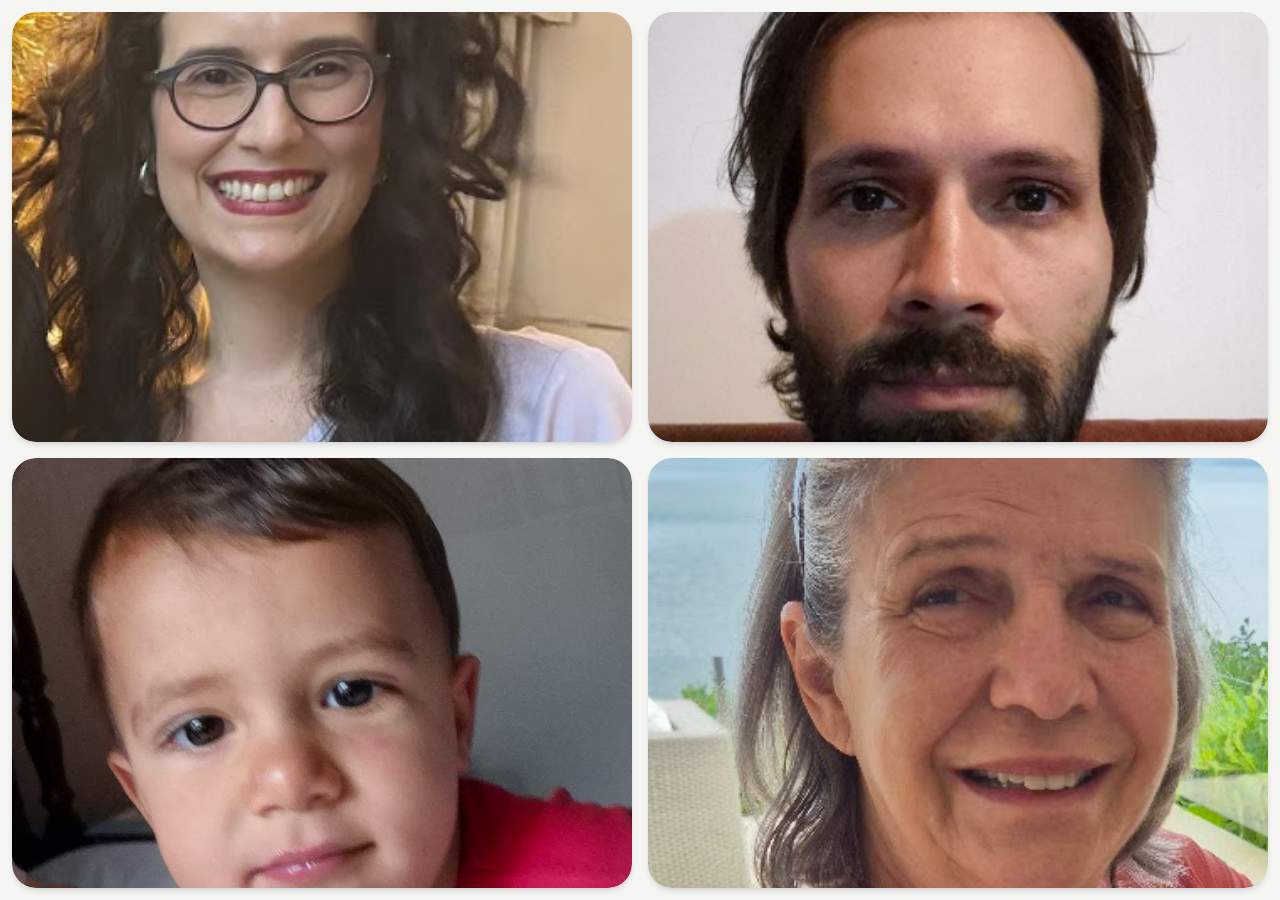
<file: index.html>
<!DOCTYPE html>
<html lang="pt-BR">
<head>
  <meta charset="UTF-8">
  <!-- Tablet friendly: lock zoom, use the full screen (incl. notch areas) -->
  <meta name="viewport" content="width=device-width, initial-scale=1, minimum-scale=1, maximum-scale=1, user-scalable=no, viewport-fit=cover">
  <meta name="mobile-web-app-capable" content="yes">
  <meta name="apple-mobile-web-app-capable" content="yes">
  <meta name="apple-mobile-web-app-status-bar-style" content="black-translucent">
  <meta name="apple-mobile-web-app-title" content="Peek-a-boo">
  <meta name="format-detection" content="telephone=no, date=no, address=no, email=no">
  <meta name="theme-color" content="#f5f5f4">
  <title>Peek-a-boo</title>

  <!-- Installable app (PWA) -->
  <link rel="manifest" href="manifest.webmanifest">
  <link rel="icon" type="image/png" sizes="192x192" href="icons/icon-192.png">
  <link rel="apple-touch-icon" href="icons/apple-touch-icon.png">

  <!-- Tailwind CSS, pre-built locally so the app works offline and on older tablets.
       After changing Tailwind classes, run: tools\build-css.ps1 -->
  <link rel="stylesheet" href="tailwind.css">

  <style>
    /* ---------- Tablet / toddler hardening ---------- */
    html,
    body {
      height: 100%;
      margin: 0;
      overflow: hidden;
      overscroll-behavior: none;          /* no pull-to-refresh / bounce */
      -webkit-text-size-adjust: 100%;
      text-size-adjust: 100%;
    }

    *,
    *::before,
    *::after {
      -webkit-user-select: none;          /* no text selection */
      user-select: none;
      -webkit-touch-callout: none;        /* no iOS long-press menu */
      -webkit-tap-highlight-color: transparent;
      touch-action: none;                 /* no pinch / double-tap zoom / panning */
    }

    img {
      -webkit-user-drag: none;
    }

    /* Respect notches / rounded screen corners */
    #grid {
      padding: 12px;
      padding: max(12px, env(safe-area-inset-top)) max(12px, env(safe-area-inset-right))
               max(12px, env(safe-area-inset-bottom)) max(12px, env(safe-area-inset-left));
    }

    /* ---------- Gentle card motion ---------- */
    .card {
      transform-origin: center center;
      transition: transform 550ms cubic-bezier(0.22, 1, 0.36, 1);
    }

    /* Keep the card above the backdrop while enlarged AND while shrinking back */
    .card.is-active,
    .card.is-leaving {
      z-index: 20;
    }

    #backdrop {
      transition: opacity 550ms ease;
    }

    @media (prefers-reduced-motion: reduce) {
      .card,
      #backdrop {
        transition-duration: 1ms;
      }
    }
  </style>
</head>
<body class="bg-stone-100">

  <!-- 2x2 photo grid (cards are rendered from the PEOPLE list below).
       Note: "absolute" (not "fixed") on purpose: fixed would create a stacking
       context and trap the enlarged card underneath the backdrop. -->
  <main id="grid" class="absolute top-0 left-0 right-0 bottom-0 grid grid-cols-2 grid-rows-2 gap-3 sm:gap-4"></main>

  <!-- Soft dim layer: tapping it ("outside" the photo) shrinks the photo back -->
  <div id="backdrop"
       class="fixed top-0 left-0 right-0 bottom-0 z-10 bg-stone-900/40 opacity-0 pointer-events-none"
       aria-hidden="true"></div>

  <script>
    (function () {
      'use strict';

      /* ---------- Content: edit names / files here ---------- */
      var PEOPLE = [
        { name: 'Mamãe',  image: 'Assets/images/mamae.png',  audio: 'Assets/audio/mamae.mp3',  tint: 'bg-rose-100' },
        { name: 'Papai',  image: 'Assets/images/papai.png',  audio: 'Assets/audio/papai.mp3',  tint: 'bg-sky-100' },
        { name: 'Thales', image: 'Assets/images/thales.png', audio: 'Assets/audio/thales.mp3', tint: 'bg-amber-100' },
        { name: 'Vovó',   image: 'Assets/images/vovo.png',   audio: 'Assets/audio/vovo.mp3',   tint: 'bg-emerald-100' }
      ];

      /* ---------- Settings ---------- */
      var ANIMATION_MS = 550;        // must match the CSS transition duration
      var TAP_COOLDOWN_MS = 450;     // ignores frantic repeated taps
      var SWIPE_MIN_DISTANCE = 60;   // px downward to count as a "swipe down"
      var ENLARGED_FILL = 0.82;      // enlarged photo fills ~82% of the screen

      /* ---------- State ---------- */
      var grid = document.getElementById('grid');
      var backdrop = document.getElementById('backdrop');
      var cards = [];
      var sounds = [];
      var leaveTimers = [];
      var activeIndex = -1;
      var lastActionAt = 0;

      /* ---------- Build the grid ---------- */
      PEOPLE.forEach(function (person, i) {
        var card = document.createElement('button');
        card.type = 'button';
        card.className = 'card relative overflow-hidden rounded-3xl shadow-md focus:outline-none ' + person.tint;
        card.setAttribute('aria-label', person.name);

        var img = document.createElement('img');
        img.src = person.image;
        img.alt = person.name;
        img.draggable = false;
        img.className = 'block w-full h-full object-cover rounded-3xl pointer-events-none';
        // If a photo is missing, just show the soft tint instead of a broken icon.
        img.onerror = function () { img.style.visibility = 'hidden'; };

        card.appendChild(img);
        card.addEventListener('click', function (e) {
          e.stopPropagation();
          onCardTap(i);
        });

        var audio = new Audio();
        audio.preload = 'auto';
        audio.src = person.audio;

        grid.appendChild(card);
        cards.push(card);
        sounds.push(audio);
        leaveTimers.push(null);
      });

      /* ---------- Helpers ---------- */
      function isCoolingDown() {
        var now = Date.now();
        if (now - lastActionAt < TAP_COOLDOWN_MS) return true;
        lastActionAt = now;
        return false;
      }

      function stopSound(i) {
        var a = sounds[i];
        a.pause();
        try { a.currentTime = 0; } catch (err) { /* not loaded yet */ }
      }

      function stopAllSounds() {
        for (var i = 0; i < sounds.length; i++) stopSound(i);
      }

      function playSound(i) {
        stopAllSounds();
        var p = sounds[i].play();
        // p['catch'] (not p.catch) keeps very old tablet browsers happy
        if (p && typeof p['catch'] === 'function') p['catch'](function () { /* ignore autoplay / load errors */ });
      }

      // Move the card to the screen center and scale it up.
      // offset* values ignore transforms, so this is correct even mid-animation.
      function applyEnlargedTransform(i) {
        var card = cards[i];
        var w = card.offsetWidth;
        var h = card.offsetHeight;
        var vw = window.innerWidth;
        var vh = window.innerHeight;
        var scale = Math.min((vw * ENLARGED_FILL) / w, (vh * ENLARGED_FILL) / h);
        var dx = vw / 2 - (card.offsetLeft + w / 2);
        var dy = vh / 2 - (card.offsetTop + h / 2);
        card.style.transform = 'translate(' + dx + 'px, ' + dy + 'px) scale(' + scale + ')';
      }

      function showBackdrop(show) {
        // add/remove instead of toggle(name, force) for older Android WebViews
        if (show) {
          backdrop.classList.remove('opacity-0', 'pointer-events-none');
          backdrop.classList.add('opacity-100');
        } else {
          backdrop.classList.remove('opacity-100');
          backdrop.classList.add('opacity-0', 'pointer-events-none');
        }
      }

      /* ---------- Actions ---------- */
      function expand(i) {
        var card = cards[i];
        clearTimeout(leaveTimers[i]);
        card.classList.remove('is-leaving');
        card.classList.add('is-active');
        applyEnlargedTransform(i);
        showBackdrop(true);
        activeIndex = i;
        playSound(i);
      }

      function collapse() {
        if (activeIndex === -1) return;
        var i = activeIndex;
        var card = cards[i];
        activeIndex = -1;

        card.style.transform = '';
        card.classList.remove('is-active');
        card.classList.add('is-leaving');
        leaveTimers[i] = setTimeout(function () {
          card.classList.remove('is-leaving');
        }, ANIMATION_MS);

        showBackdrop(false);
        stopSound(i);
      }

      function onCardTap(i) {
        if (isCoolingDown()) return;
        if (activeIndex === i) {
          playSound(i);           // tap the big photo again -> hear it again
        } else {
          collapse();             // safety: never two big photos at once
          expand(i);
        }
      }

      /* ---------- Reset: tap outside ---------- */
      backdrop.addEventListener('click', function () {
        if (isCoolingDown()) return;
        collapse();
      });

      /* ---------- Reset: swipe down anywhere ---------- */
      var supportsPassive = false;
      try {
        var opts = Object.defineProperty({}, 'passive', {
          get: function () { supportsPassive = true; return true; }
        });
        window.addEventListener('testPassive', null, opts);
        window.removeEventListener('testPassive', null, opts);
      } catch (err) { /* old browser */ }

      function listenerOptions(passive) {
        return supportsPassive ? { passive: passive } : false;
      }

      var touchStart = null;
      var lastTouchEnd = 0;

      document.addEventListener('touchstart', function (e) {
        if (e.touches.length !== 1) { touchStart = null; return; }  // ignore multi-finger
        touchStart = { x: e.touches[0].clientX, y: e.touches[0].clientY };
      }, listenerOptions(true));

      // Block scrolling / pull-to-refresh on browsers that ignore touch-action.
      document.addEventListener('touchmove', function (e) {
        e.preventDefault();
      }, listenerOptions(false));

      document.addEventListener('touchend', function (e) {
        var now = Date.now();

        if (touchStart && e.changedTouches.length) {
          var t = e.changedTouches[0];
          var dx = t.clientX - touchStart.x;
          var dy = t.clientY - touchStart.y;
          touchStart = null;

          if (dy > SWIPE_MIN_DISTANCE && dy > Math.abs(dx)) {
            e.preventDefault();     // swallow the click that might follow
            lastActionAt = now;
            lastTouchEnd = now;
            collapse();
            return;
          }
        }

        // Fallback against double-tap zoom on older iOS. The first tap still
        // fires a click; only the quick second tap is swallowed (and the tap
        // cooldown would have ignored it anyway).
        if (now - lastTouchEnd < 300) e.preventDefault();
        lastTouchEnd = now;
      }, listenerOptions(false));

      /* ---------- Extra guards ---------- */
      ['gesturestart', 'gesturechange', 'gestureend'].forEach(function (type) {
        document.addEventListener(type, function (e) { e.preventDefault(); }, listenerOptions(false));
      });
      document.addEventListener('contextmenu', function (e) { e.preventDefault(); });
      document.addEventListener('dragstart', function (e) { e.preventDefault(); });
      document.addEventListener('selectstart', function (e) { e.preventDefault(); });

      // Desktop testing convenience
      document.addEventListener('keydown', function (e) {
        if (e.key === 'Escape' || e.keyCode === 27) collapse();
      });

      // Keep the enlarged photo centered when the tablet is rotated
      window.addEventListener('resize', function () {
        if (activeIndex !== -1) applyEnlargedTransform(activeIndex);
      });

      // Go quiet when the tablet is locked or the tab is hidden
      document.addEventListener('visibilitychange', function () {
        if (document.hidden) {
          collapse();
          stopAllSounds();
        }
      });

      /* ---------- Offline support (service worker, see sw.js) ---------- */
      // Service workers only run over https:// or http://localhost, not file://
      if ('serviceWorker' in navigator && window.location.protocol !== 'file:') {
        window.addEventListener('load', function () {
          navigator.serviceWorker.register('sw.js')['catch'](function () { /* app still works online */ });
        });
      }
    })();
  </script>
</body>
</html>
</file>
